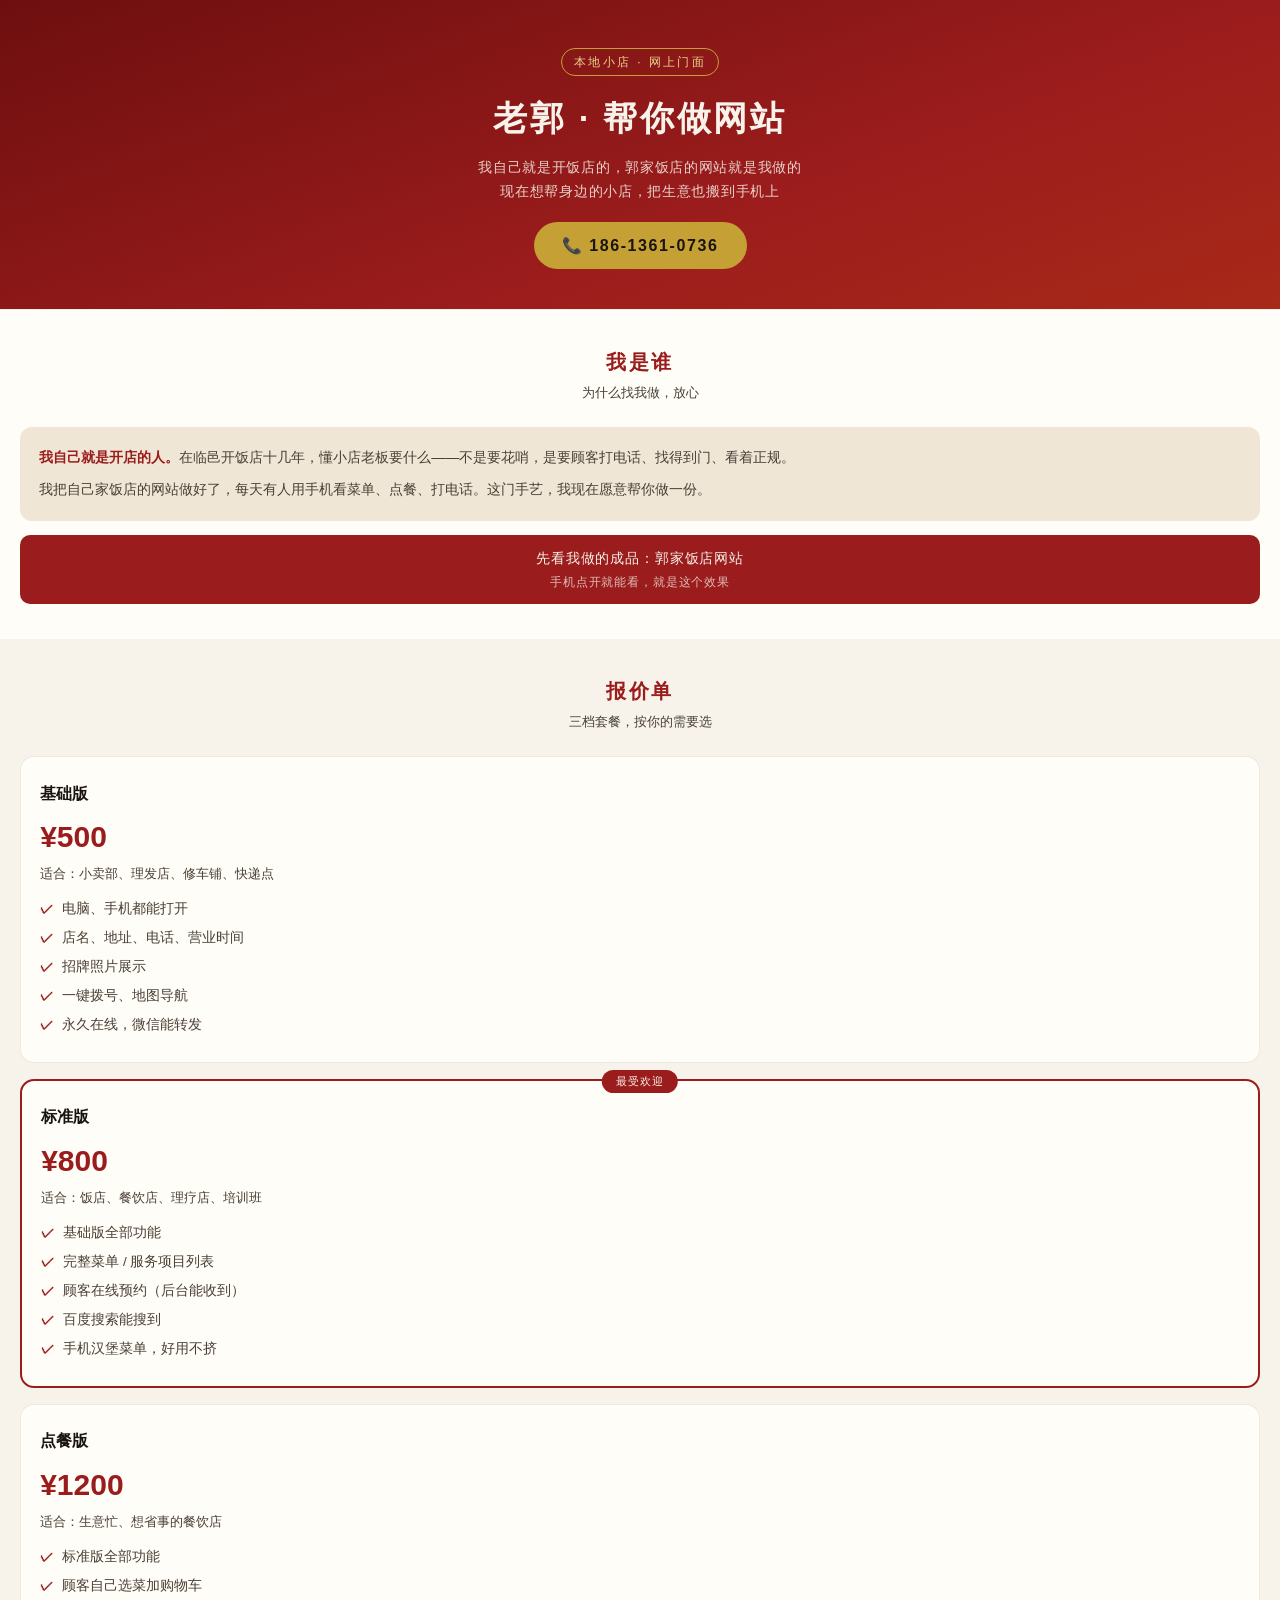
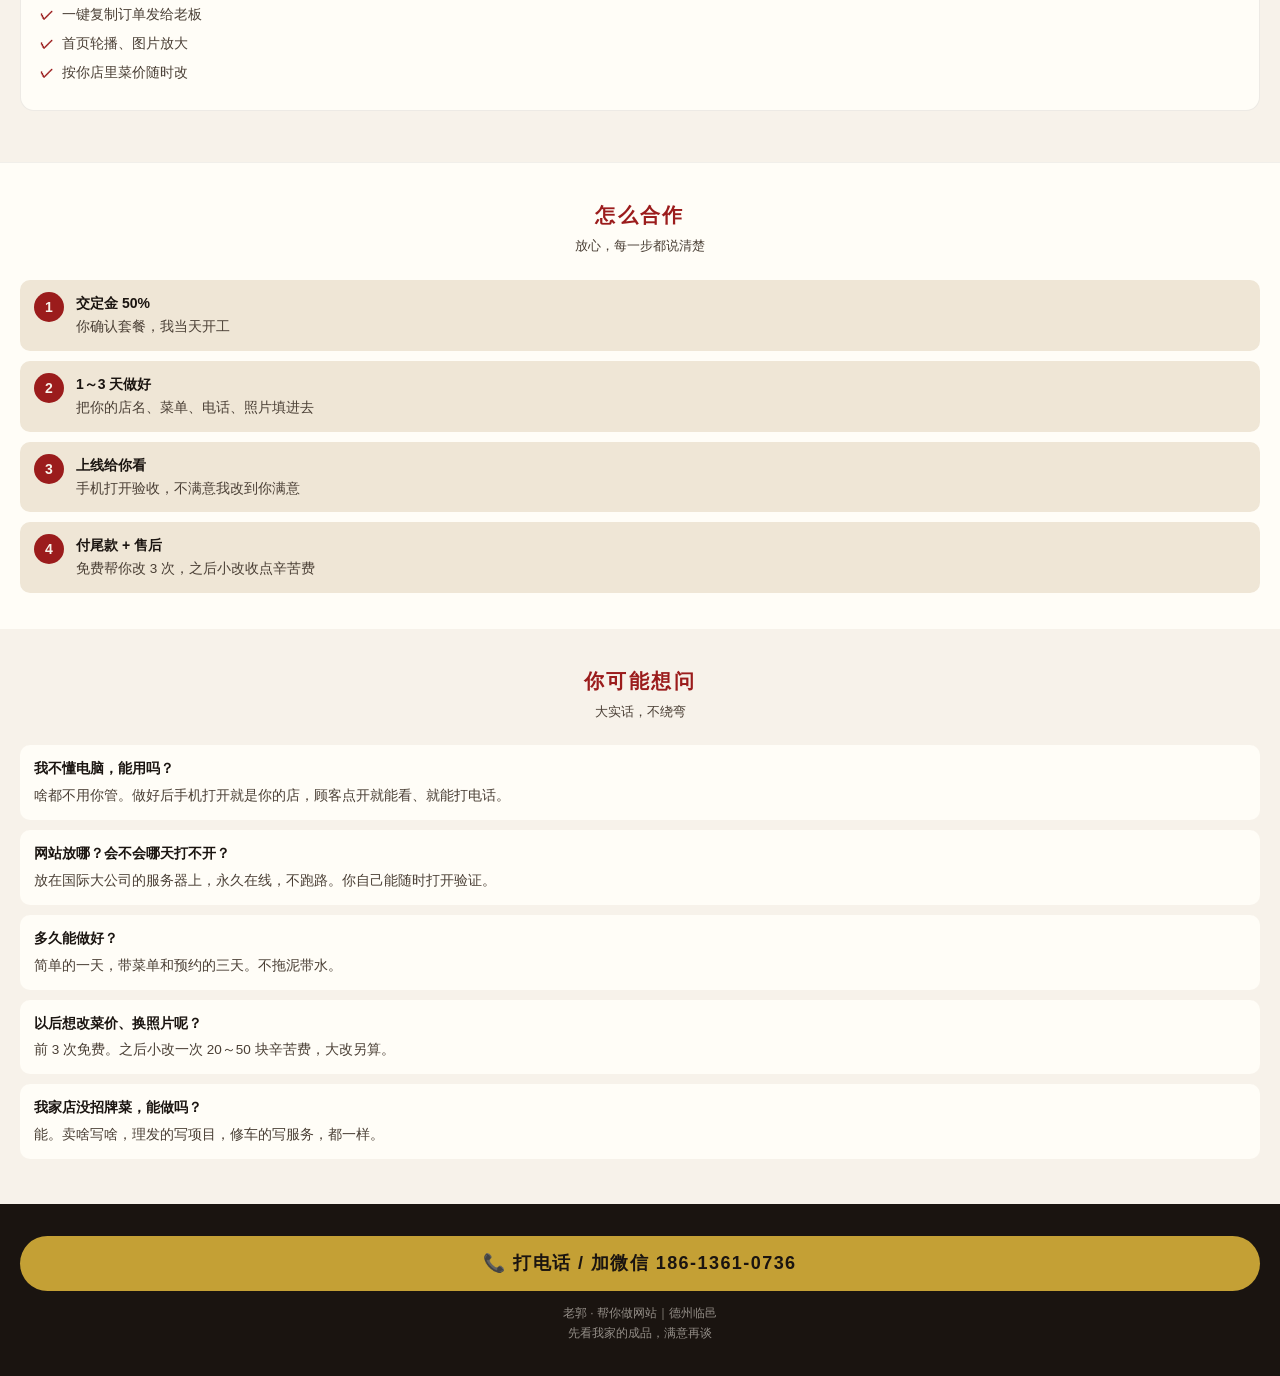
<file: baojia.html>
<!DOCTYPE html>
<html lang="zh-CN">
<head>
<meta charset="UTF-8">
<meta name="viewport" content="width=device-width, initial-scale=1.0">
<title>老郭 · 帮你做网站｜报价单</title>
<style>
  :root {
    --ink: #1a1410;
    --ink-soft: #4a3f35;
    --paper: #f7f2ea;
    --paper-warm: #efe6d6;
    --crimson: #9b1c1c;
    --crimson-deep: #6e0f0f;
    --gold: #c4a035;
    --gold-light: #e8d48b;
    --white: #fffdf7;
  }
  * { box-sizing: border-box; margin: 0; padding: 0; }
  body {
    font-family: "PingFang SC", "Microsoft YaHei", "Noto Sans SC", sans-serif;
    background: var(--paper);
    color: var(--ink);
    line-height: 1.7;
    font-size: 15px;
  }
  a { color: inherit; text-decoration: none; }

  /* ── 顶部 ── */
  .hero {
    background: linear-gradient(160deg, var(--crimson-deep), var(--crimson) 60%, #a82918);
    color: var(--paper);
    text-align: center;
    padding: 3rem 1.5rem 2.5rem;
  }
  .hero .badge {
    display: inline-block;
    border: 1px solid var(--gold);
    color: var(--gold-light);
    font-size: 12px;
    letter-spacing: 0.2em;
    padding: 3px 12px;
    border-radius: 20px;
    margin-bottom: 14px;
  }
  .hero h1 {
    font-size: 34px;
    letter-spacing: 0.08em;
    margin-bottom: 8px;
  }
  .hero p {
    font-size: 14px;
    color: rgba(247, 242, 234, 0.85);
    letter-spacing: 0.05em;
  }
  .hero .tel {
    display: inline-block;
    margin-top: 18px;
    background: var(--gold);
    color: var(--ink);
    font-size: 16px;
    font-weight: 700;
    letter-spacing: 0.1em;
    padding: 10px 28px;
    border-radius: 30px;
  }

  /* ── 通用区块 ── */
  .section { padding: 2.2rem 1.25rem; }
  .section h2 {
    font-size: 20px;
    text-align: center;
    color: var(--crimson);
    letter-spacing: 0.12em;
    margin-bottom: 4px;
  }
  .section .sub {
    text-align: center;
    font-size: 12.5px;
    color: var(--ink-soft);
    margin-bottom: 1.4rem;
  }

  /* ── 自我介绍 ── */
  .about {
    background: var(--white);
    border-top: 1px solid rgba(26, 20, 16, 0.06);
  }
  .about .card {
    background: var(--paper-warm);
    border-radius: 12px;
    padding: 1.2rem 1.2rem;
    font-size: 14px;
    color: var(--ink-soft);
  }
  .about .card strong { color: var(--crimson); }
  .about .case {
    display: block;
    margin-top: 14px;
    background: var(--crimson);
    color: var(--paper);
    text-align: center;
    padding: 12px;
    border-radius: 10px;
    font-size: 14px;
    letter-spacing: 0.06em;
  }
  .about .case small { display: block; font-size: 11.5px; color: rgba(247,242,234,0.75); margin-top: 2px; }

  /* ── 套餐 ── */
  .plans { background: var(--paper); }
  .plan {
    background: var(--white);
    border-radius: 14px;
    padding: 1.4rem 1.2rem;
    margin-bottom: 1rem;
    border: 1px solid rgba(26, 20, 16, 0.08);
  }
  .plan.hot {
    border: 2px solid var(--crimson);
    position: relative;
  }
  .plan.hot .hot-tag {
    position: absolute;
    top: -11px;
    left: 50%;
    transform: translateX(-50%);
    background: var(--crimson);
    color: var(--paper);
    font-size: 11px;
    letter-spacing: 0.1em;
    padding: 2px 14px;
    border-radius: 20px;
  }
  .plan .p-name {
    font-size: 16px;
    font-weight: 700;
    color: var(--ink);
  }
  .plan .p-price {
    font-size: 30px;
    font-weight: 800;
    color: var(--crimson);
    margin: 4px 0 2px;
  }
  .plan .p-price small { font-size: 13px; font-weight: 400; color: var(--ink-soft); }
  .plan .p-desc { font-size: 12.5px; color: var(--ink-soft); margin-bottom: 10px; }
  .plan ul { list-style: none; }
  .plan li {
    font-size: 13.5px;
    color: var(--ink-soft);
    padding: 3px 0;
  }
  .plan li::before {
    content: "✓";
    color: var(--crimson);
    font-weight: 700;
    margin-right: 8px;
  }

  /* ── 流程 ── */
  .steps { background: var(--white); border-top: 1px solid rgba(26,20,16,0.06); }
  .step-list { display: flex; flex-direction: column; gap: 10px; }
  .step {
    display: flex;
    gap: 12px;
    align-items: flex-start;
    background: var(--paper-warm);
    border-radius: 10px;
    padding: 12px 14px;
  }
  .step .n {
    flex: 0 0 30px;
    width: 30px;
    height: 30px;
    border-radius: 50%;
    background: var(--crimson);
    color: var(--paper);
    text-align: center;
    line-height: 30px;
    font-weight: 700;
    font-size: 14px;
  }
  .step .t { font-size: 13.5px; color: var(--ink-soft); }
  .step .t strong { color: var(--ink); font-size: 14px; }

  /* ── 常见问题 ── */
  .faq { background: var(--paper); }
  .qa {
    background: var(--white);
    border-radius: 10px;
    padding: 12px 14px;
    margin-bottom: 10px;
  }
  .qa .q { font-weight: 700; font-size: 14px; color: var(--ink); }
  .qa .a { font-size: 13.5px; color: var(--ink-soft); margin-top: 4px; }

  /* ── 底部 ── */
  .foot {
    background: var(--ink);
    color: rgba(247, 242, 234, 0.8);
    text-align: center;
    padding: 2rem 1.25rem;
  }
  .foot .tel {
    display: block;
    background: var(--gold);
    color: var(--ink);
    font-size: 18px;
    font-weight: 800;
    letter-spacing: 0.08em;
    padding: 12px;
    border-radius: 30px;
    margin-bottom: 12px;
  }
  .foot p { font-size: 12px; color: rgba(247,242,234,0.55); }
</style>
</head>
<body>

  <!-- 顶部 -->
  <header class="hero">
    <span class="badge">本地小店 · 网上门面</span>
    <h1>老郭 · 帮你做网站</h1>
    <p>我自己就是开饭店的，郭家饭店的网站就是我做的<br>现在想帮身边的小店，把生意也搬到手机上</p>
    <a class="tel" href="tel:18613610736">📞 186-1361-0736</a>
  </header>

  <!-- 我是谁 + 案例 -->
  <section class="section about">
    <h2>我是谁</h2>
    <div class="sub">为什么找我做，放心</div>
    <div class="card">
      <p><strong>我自己就是开店的人。</strong>在临邑开饭店十几年，懂小店老板要什么——不是要花哨，是要顾客打电话、找得到门、看着正规。</p>
      <p style="margin-top:8px;">我把自己家饭店的网站做好了，每天有人用手机看菜单、点餐、打电话。这门手艺，我现在愿意帮你做一份。</p>
    </div>
    <a class="case" href="https://1lint3.github.io" target="_blank">
      先看我做的成品：郭家饭店网站
      <small>手机点开就能看，就是这个效果</small>
    </a>
  </section>

  <!-- 套餐 -->
  <section class="section plans">
    <h2>报价单</h2>
    <div class="sub">三档套餐，按你的需要选</div>

    <div class="plan">
      <div class="p-name">基础版</div>
      <div class="p-price">¥500</div>
      <div class="p-desc">适合：小卖部、理发店、修车铺、快递点</div>
      <ul>
        <li>电脑、手机都能打开</li>
        <li>店名、地址、电话、营业时间</li>
        <li>招牌照片展示</li>
        <li>一键拨号、地图导航</li>
        <li>永久在线，微信能转发</li>
      </ul>
    </div>

    <div class="plan hot">
      <span class="hot-tag">最受欢迎</span>
      <div class="p-name">标准版</div>
      <div class="p-price">¥800</div>
      <div class="p-desc">适合：饭店、餐饮店、理疗店、培训班</div>
      <ul>
        <li>基础版全部功能</li>
        <li>完整菜单 / 服务项目列表</li>
        <li>顾客在线预约（后台能收到）</li>
        <li>百度搜索能搜到</li>
        <li>手机汉堡菜单，好用不挤</li>
      </ul>
    </div>

    <div class="plan">
      <div class="p-name">点餐版</div>
      <div class="p-price">¥1200</div>
      <div class="p-desc">适合：生意忙、想省事的餐饮店</div>
      <ul>
        <li>标准版全部功能</li>
        <li>顾客自己选菜加购物车</li>
        <li>一键复制订单发给老板</li>
        <li>首页轮播、图片放大</li>
        <li>按你店里菜价随时改</li>
      </ul>
    </div>
  </section>

  <!-- 流程 -->
  <section class="section steps">
    <h2>怎么合作</h2>
    <div class="sub">放心，每一步都说清楚</div>
    <div class="step-list">
      <div class="step">
        <div class="n">1</div>
        <div class="t"><strong>交定金 50%</strong><br>你确认套餐，我当天开工</div>
      </div>
      <div class="step">
        <div class="n">2</div>
        <div class="t"><strong>1～3 天做好</strong><br>把你的店名、菜单、电话、照片填进去</div>
      </div>
      <div class="step">
        <div class="n">3</div>
        <div class="t"><strong>上线给你看</strong><br>手机打开验收，不满意我改到你满意</div>
      </div>
      <div class="step">
        <div class="n">4</div>
        <div class="t"><strong>付尾款 + 售后</strong><br>免费帮你改 3 次，之后小改收点辛苦费</div>
      </div>
    </div>
  </section>

  <!-- 常见问题 -->
  <section class="section faq">
    <h2>你可能想问</h2>
    <div class="sub">大实话，不绕弯</div>
    <div class="qa">
      <div class="q">我不懂电脑，能用吗？</div>
      <div class="a">啥都不用你管。做好后手机打开就是你的店，顾客点开就能看、就能打电话。</div>
    </div>
    <div class="qa">
      <div class="q">网站放哪？会不会哪天打不开？</div>
      <div class="a">放在国际大公司的服务器上，永久在线，不跑路。你自己能随时打开验证。</div>
    </div>
    <div class="qa">
      <div class="q">多久能做好？</div>
      <div class="a">简单的一天，带菜单和预约的三天。不拖泥带水。</div>
    </div>
    <div class="qa">
      <div class="q">以后想改菜价、换照片呢？</div>
      <div class="a">前 3 次免费。之后小改一次 20～50 块辛苦费，大改另算。</div>
    </div>
    <div class="qa">
      <div class="q">我家店没招牌菜，能做吗？</div>
      <div class="a">能。卖啥写啥，理发的写项目，修车的写服务，都一样。</div>
    </div>
  </section>

  <!-- 底部 -->
  <footer class="foot">
    <a class="tel" href="tel:18613610736">📞 打电话 / 加微信 186-1361-0736</a>
    <p>老郭 · 帮你做网站｜德州临邑<br>先看我家的成品，满意再谈</p>
  </footer>

</body>
</html>
</file>
